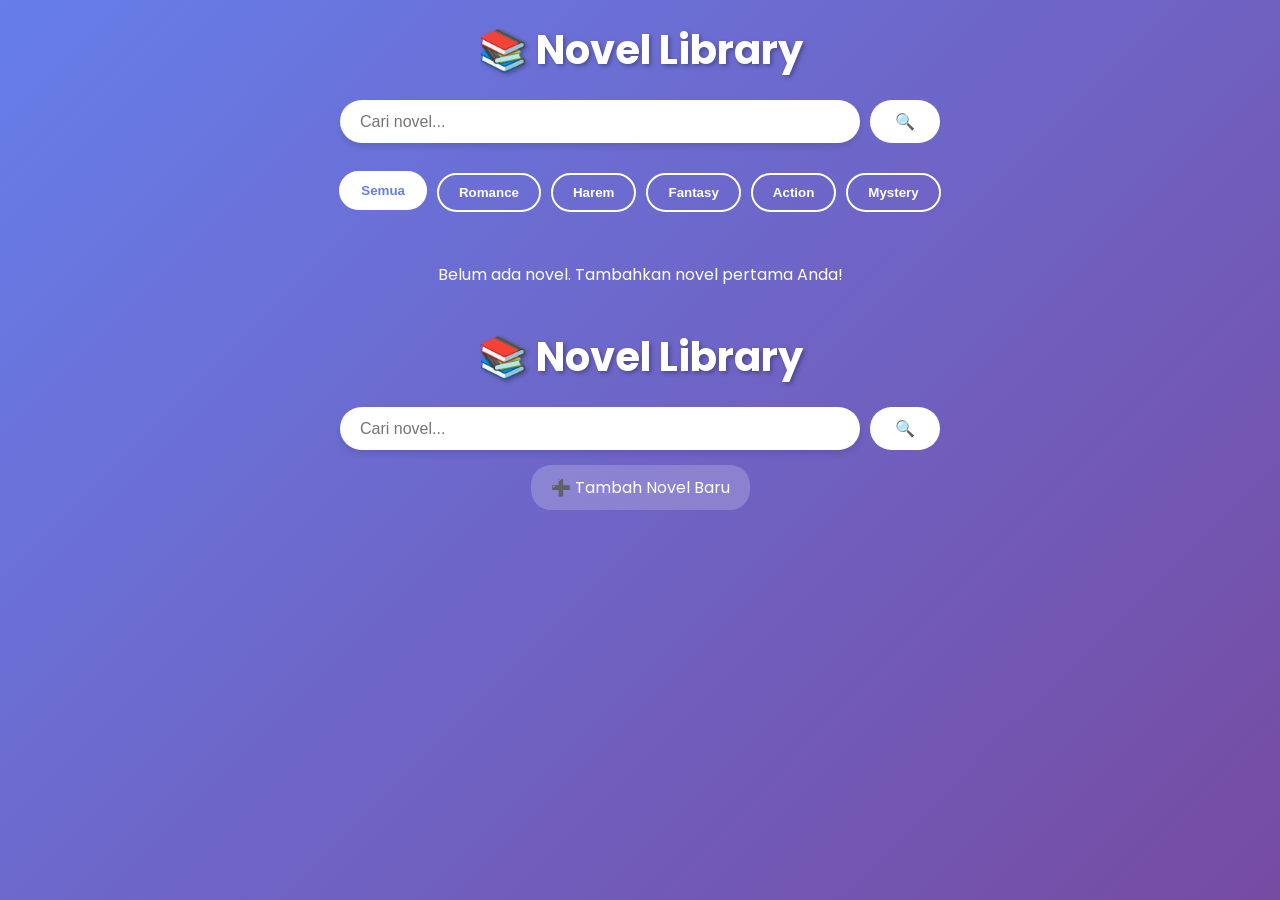
<file: index.html>
<!DOCTYPE html>
<html lang="id">
<head>
    <meta charset="UTF-8">
    <meta name="viewport" content="width=device-width, initial-scale=1.0">
    <title>Novel Reader</title>
    <link rel="stylesheet" href="style.css">
    <link href="https://fonts.googleapis.com/css2?family=Poppins:wght@300;400;600;700&family=Merriweather:wght@300;400;700&display=swap" rel="stylesheet">
</head>
<body>
    <div class="container">
        <header class="header">
            <h1>📚 Novel Library</h1>
            <div class="search-bar">
                <input type="text" id="searchInput" placeholder="Cari novel...">
                <button onclick="searchNovels()">🔍</button>
            </div>
        </header>

        <div class="genre-filter">
            <button class="genre-btn active" onclick="filterByGenre('all')">Semua</button>
            <button class="genre-btn" onclick="filterByGenre('romance')">Romance</button>
            <button class="genre-btn" onclick="filterByGenre('harem')">Harem</button>
            <button class="genre-btn" onclick="filterByGenre('fantasy')">Fantasy</button>
            <button class="genre-btn" onclick="filterByGenre('action')">Action</button>
            <button class="genre-btn" onclick="filterByGenre('mystery')">Mystery</button>
        </div>

        <div id="novelGrid" class="novel-grid"></div>
    </div>

    <script src="data.js"></script>
    <script src="app.js"></script>
</body>
      </html>

<header class="header">
    <h1>📚 Novel Library</h1>
    <div class="search-bar">
        <input type="text" id="searchInput" placeholder="Cari novel...">
        <button onclick="searchNovels()">🔍</button>
    </div>
    <div style="margin-top: 15px;">
        <a href="admin.html" style="color: white; text-decoration: none; background: rgba(255,255,255,0.2); padding: 10px 20px; border-radius: 20px; display: inline-block;">
            ➕ Tambah Novel Baru
        </a>
    </div>
</header>
</file>
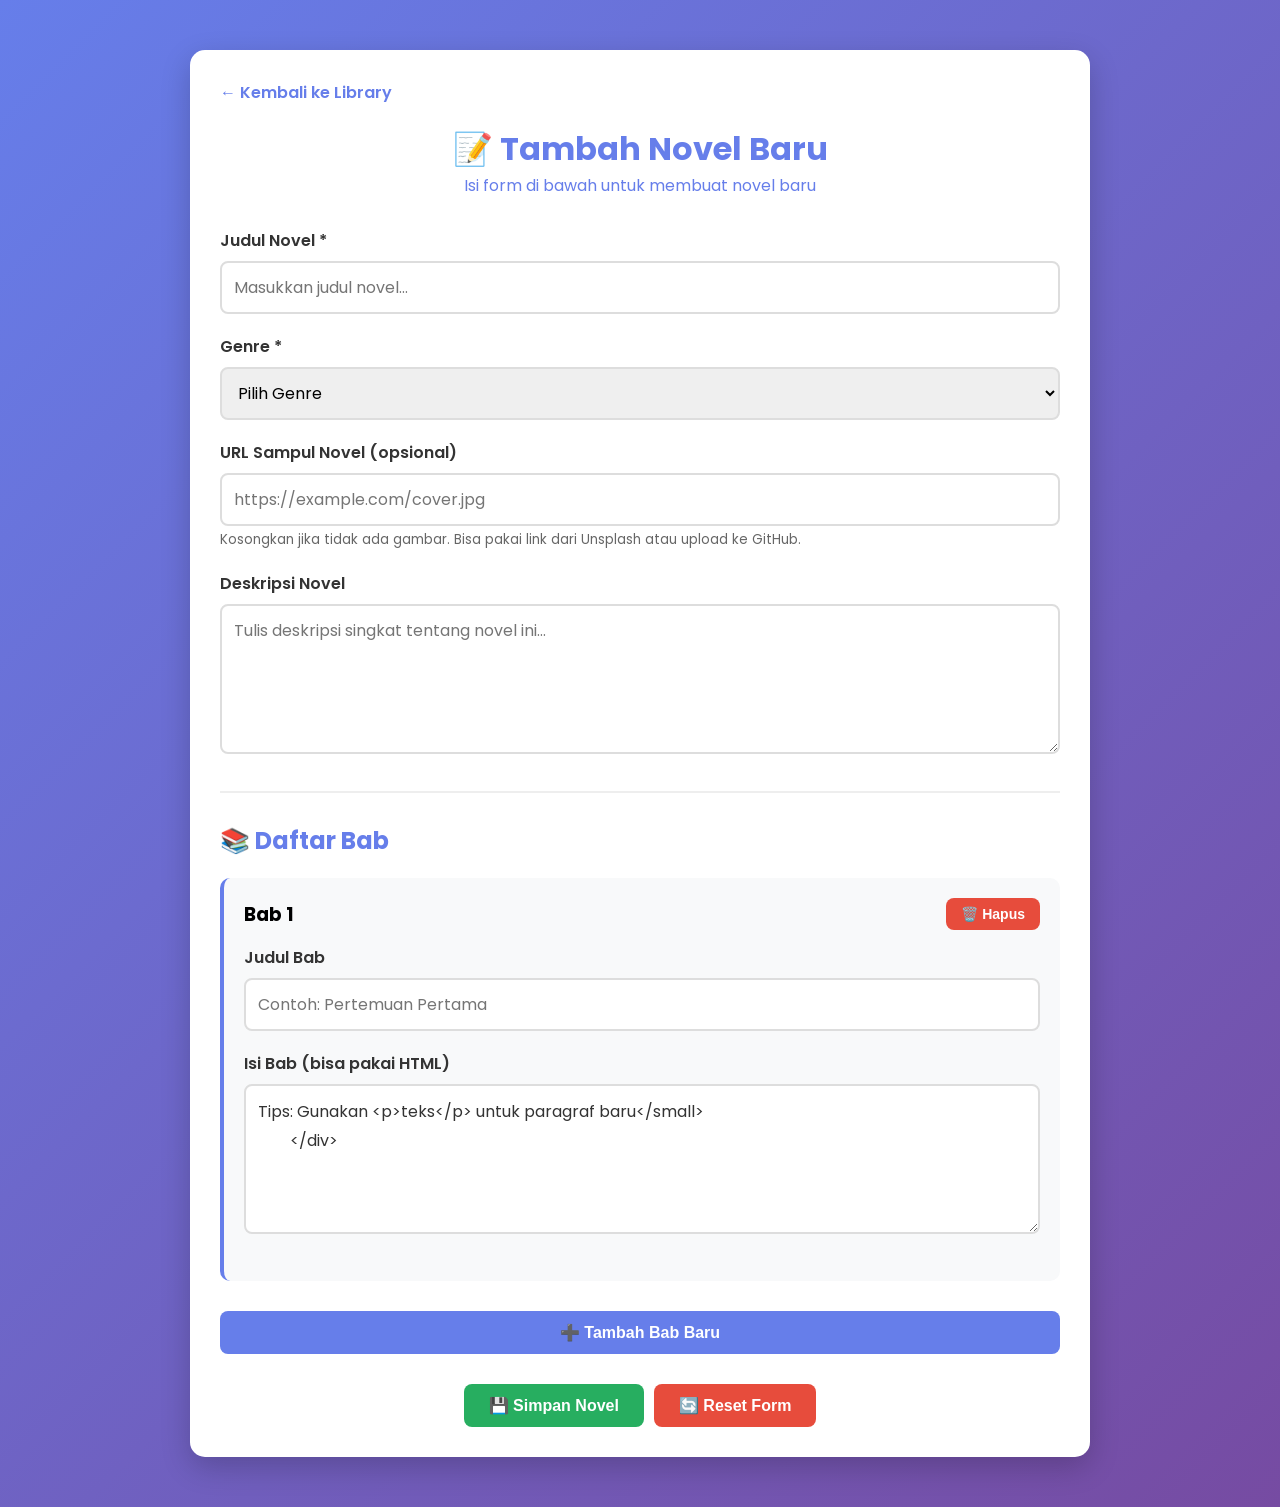
<file: admin.html>
<!DOCTYPE html>
<html lang="id">
<head>
    <meta charset="UTF-8">
    <meta name="viewport" content="width=device-width, initial-scale=1.0">
    <title>Admin - Tambah Novel</title>
    <link rel="stylesheet" href="style.css">
    <link href="https://fonts.googleapis.com/css2?family=Poppins:wght@300;400;600;700&display=swap" rel="stylesheet">
    <style>
        .admin-container {
            max-width: 900px;
            margin: 50px auto;
            padding: 30px;
            background: white;
            border-radius: 15px;
            box-shadow: 0 10px 30px rgba(0,0,0,0.2);
        }
        
        .admin-header {
            text-align: center;
            margin-bottom: 30px;
            color: #667eea;
        }
        
        .form-group {
            margin-bottom: 20px;
        }
        
        .form-group label {
            display: block;
            margin-bottom: 8px;
            font-weight: 600;
            color: #333;
        }
        
        .form-group input,
        .form-group select,
        .form-group textarea {
            width: 100%;
            padding: 12px;
            border: 2px solid #ddd;
            border-radius: 8px;
            font-size: 16px;
            font-family: 'Poppins', sans-serif;
            transition: border-color 0.3s;
        }
        
        .form-group input:focus,
        .form-group select:focus,
        .form-group textarea:focus {
            outline: none;
            border-color: #667eea;
        }
        
        .form-group textarea {
            min-height: 150px;
            resize: vertical;
        }
        
        .chapter-list {
            margin-top: 20px;
        }
        
        .chapter-item {
            background: #f8f9fa;
            padding: 20px;
            border-radius: 10px;
            margin-bottom: 15px;
            border-left: 4px solid #667eea;
        }
        
        .chapter-header {
            display: flex;
            justify-content: space-between;
            align-items: center;
            margin-bottom: 15px;
        }
        
        .btn {
            padding: 12px 25px;
            border: none;
            border-radius: 8px;
            cursor: pointer;
            font-weight: 600;
            font-size: 16px;
            transition: all 0.3s;
        }
        
        .btn-primary {
            background: #667eea;
            color: white;
        }
        
        .btn-primary:hover {
            background: #764ba2;
            transform: translateY(-2px);
        }
        
        .btn-danger {
            background: #e74c3c;
            color: white;
        }
        
        .btn-danger:hover {
            background: #c0392b;
        }
        
        .btn-success {
            background: #27ae60;
            color: white;
        }
        
        .btn-success:hover {
            background: #229954;
        }
        
        .btn-small {
            padding: 8px 15px;
            font-size: 14px;
        }
        
        .actions {
            display: flex;
            gap: 10px;
            margin-top: 30px;
            justify-content: center;
        }
        
        .preview-cover {
            width: 200px;
            height: 280px;
            object-fit: cover;
            border-radius: 10px;
            margin-top: 10px;
            display: none;
        }
        
        .back-link {
            display: inline-block;
            margin-bottom: 20px;
            color: #667eea;
            text-decoration: none;
            font-weight: 600;
        }
        
        .back-link:hover {
            text-decoration: underline;
        }
    </style>
</head>
<body style="background: linear-gradient(135deg, #667eea 0%, #764ba2 100%);">
    <div class="admin-container">
        <a href="index.html" class="back-link">← Kembali ke Library</a>
        
        <div class="admin-header">
            <h1>📝 Tambah Novel Baru</h1>
            <p>Isi form di bawah untuk membuat novel baru</p>
        </div>
        
        <form id="novelForm">
            <div class="form-group">
                <label for="novelTitle">Judul Novel *</label>
                <input type="text" id="novelTitle" required placeholder="Masukkan judul novel...">
            </div>
            
            <div class="form-group">
                <label for="novelGenre">Genre *</label>
                <select id="novelGenre" required>
                    <option value="">Pilih Genre</option>
                    <option value="romance">Romance</option>
                    <option value="harem">Harem</option>
                    <option value="fantasy">Fantasy</option>
                    <option value="action">Action</option>
                    <option value="mystery">Mystery</option>
                    <option value="comedy">Comedy</option>
                    <option value="drama">Drama</option>
                </select>
            </div>
            
            <div class="form-group">
                <label for="novelCover">URL Sampul Novel (opsional)</label>
                <input type="url" id="novelCover" placeholder="https://example.com/cover.jpg">
                <small style="color: #666;">Kosongkan jika tidak ada gambar. Bisa pakai link dari Unsplash atau upload ke GitHub.</small>
                <img id="coverPreview" class="preview-cover" alt="Preview">
            </div>
            
            <div class="form-group">
                <label for="novelDescription">Deskripsi Novel</label>
                <textarea id="novelDescription" placeholder="Tulis deskripsi singkat tentang novel ini..."></textarea>
            </div>
            
            <hr style="margin: 30px 0; border: none; border-top: 2px solid #eee;">
            
            <h2 style="color: #667eea; margin-bottom: 20px;">📚 Daftar Bab</h2>
            
            <div id="chaptersList" class="chapter-list"></div>
            
            <button type="button" onclick="addChapter()" class="btn btn-primary" style="width: 100%; margin-top: 15px;">
                ➕ Tambah Bab Baru
            </button>
            
            <div class="actions">
                <button type="submit" class="btn btn-success">💾 Simpan Novel</button>
                <button type="button" onclick="resetForm()" class="btn btn-danger">🔄 Reset Form</button>
            </div>
        </form>
    </div>
    
    <script src="data.js"></script>
    <script src="admin.js"></script>
</body>
              </html>
</file>
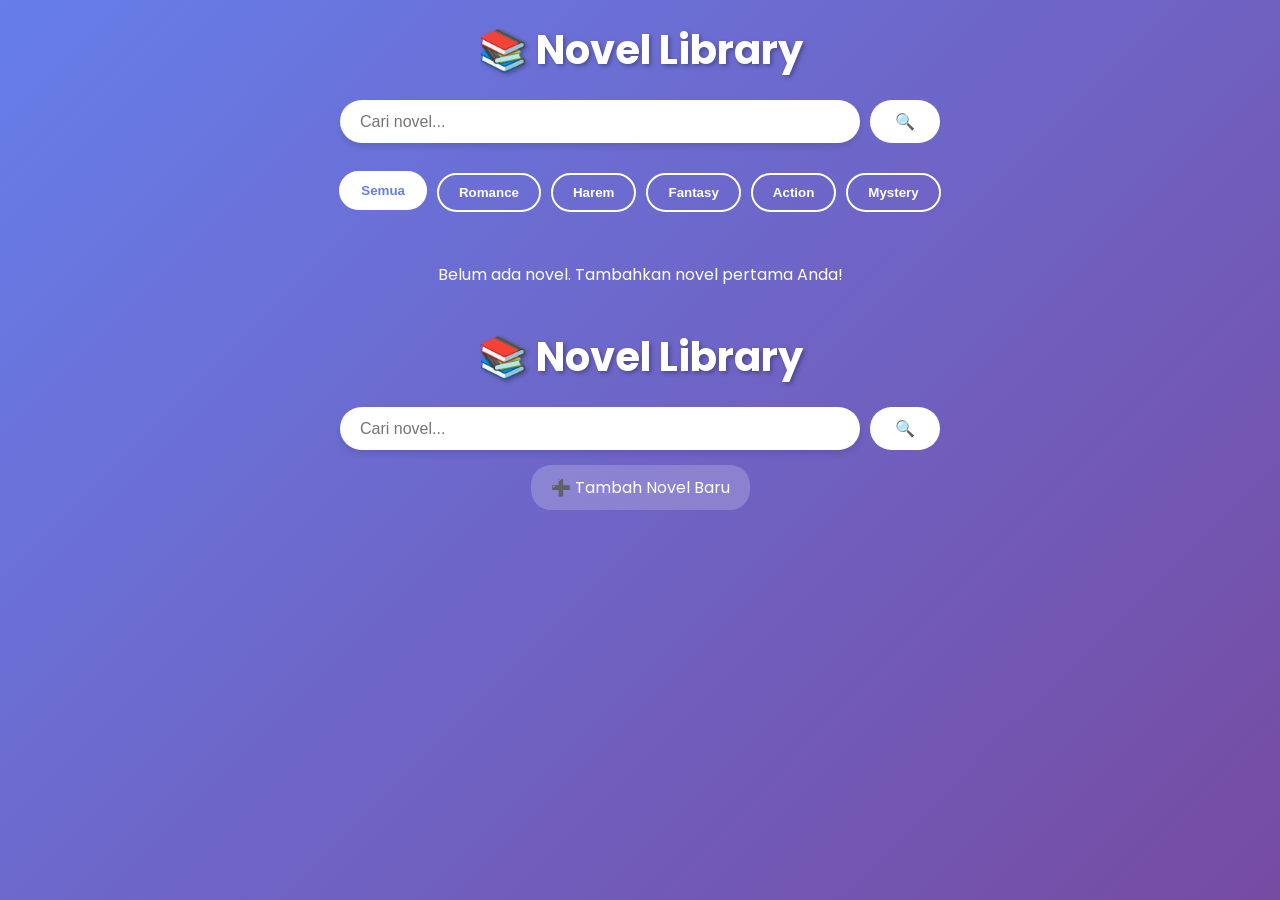
<file: reader.html>
<!DOCTYPE html>
<html lang="id">
<head>
    <meta charset="UTF-8">
    <meta name="viewport" content="width=device-width, initial-scale=1.0">
    <title>Reading - Novel Reader</title>
    <link rel="stylesheet" href="style.css">
    <link href="https://fonts.googleapis.com/css2?family=Poppins:wght@300;400;600;700&family=Merriweather:wght@300;400;700&family=Lora:wght@400;700&display=swap" rel="stylesheet">
</head>
<body>
    <div class="reader-container">
        <nav class="reader-nav">
            <button onclick="backToLibrary()" class="back-btn">← Kembali</button>
            <h2 id="novelTitle"></h2>
            <div class="reader-controls">
                <button onclick="changeFontSize(-1)" title="Perkecil Font">A-</button>
                <button onclick="changeFontSize(1)" title="Perbesar Font">A+</button>
                <select id="fontFamily" onchange="changeFont(this.value)">
                    <option value="Merriweather">Merriweather</option>
                    <option value="Lora">Lora</option>
                    <option value="Poppins">Poppins</option>
                    <option value="Georgia">Georgia</option>
                    <option value="Times New Roman">Times New Roman</option>
                </select>
                <button onclick="toggleTheme()" title="Ganti Tema">🌓</button>
            </div>
        </nav>

        <div class="chapter-info">
            <h3 id="chapterTitle"></h3>
            <span id="chapterNumber"></span>
        </div>

        <div id="chapterContent" class="chapter-content"></div>

        <div class="chapter-navigation">
            <button id="prevBtn" onclick="previousChapter()" class="nav-btn">← Bab Sebelumnya</button>
            <select id="chapterSelect" onchange="jumpToChapter(this.value)"></select>
            <button id="nextBtn" onclick="nextChapter()" class="nav-btn">Bab Selanjutnya →</button>
        </div>
    </div>

    <script src="data.js"></script>
    <script src="reader.js"></script>
</body>
      </html>
</file>
<file: style.css>
* {
    margin: 0;
    padding: 0;
    box-sizing: border-box;
}

body {
    font-family: 'Poppins', sans-serif;
    background: linear-gradient(135deg, #667eea 0%, #764ba2 100%);
    min-height: 100vh;
}

.container {
    max-width: 1400px;
    margin: 0 auto;
    padding: 20px;
}

.header {
    text-align: center;
    color: white;
    margin-bottom: 30px;
}

.header h1 {
    font-size: 2.5em;
    margin-bottom: 20px;
    text-shadow: 2px 2px 4px rgba(0,0,0,0.3);
}

.search-bar {
    display: flex;
    justify-content: center;
    gap: 10px;
    max-width: 600px;
    margin: 0 auto;
}

.search-bar input {
    flex: 1;
    padding: 12px 20px;
    border: none;
    border-radius: 25px;
    font-size: 16px;
    box-shadow: 0 4px 6px rgba(0,0,0,0.1);
}

.search-bar button {
    padding: 12px 25px;
    border: none;
    border-radius: 25px;
    background: white;
    cursor: pointer;
    font-size: 16px;
    transition: transform 0.2s;
}

.search-bar button:hover {
    transform: scale(1.05);
}

.genre-filter {
    display: flex;
    justify-content: center;
    gap: 10px;
    margin-bottom: 30px;
    flex-wrap: wrap;
}

.genre-btn {
    padding: 10px 20px;
    border: 2px solid white;
    background: transparent;
    color: white;
    border-radius: 20px;
    cursor: pointer;
    transition: all 0.3s;
    font-weight: 600;
}

.genre-btn:hover, .genre-btn.active {
    background: white;
    color: #667eea;
    transform: translateY(-2px);
}

.novel-grid {
    display: grid;
    grid-template-columns: repeat(auto-fill, minmax(250px, 1fr));
    gap: 25px;
    padding: 20px 0;
}

.novel-card {
    background: white;
    border-radius: 15px;
    overflow: hidden;
    box-shadow: 0 10px 20px rgba(0,0,0,0.2);
    transition: transform 0.3s, box-shadow 0.3s;
    cursor: pointer;
}

.novel-card:hover {
    transform: translateY(-10px);
    box-shadow: 0 15px 30px rgba(0,0,0,0.3);
}

.novel-cover {
    width: 100%;
    height: 350px;
    object-fit: cover;
    background: linear-gradient(45deg, #f093fb 0%, #f5576c 100%);
    display: flex;
    align-items: center;
    justify-content: center;
    color: white;
    font-size: 18px;
    font-weight: bold;
}

.novel-info {
    padding: 15px;
}

.novel-title {
    font-size: 1.2em;
    font-weight: 700;
    margin-bottom: 8px;
    color: #333;
}

.novel-genre {
    display: inline-block;
    padding: 5px 12px;
    background: #667eea;
    color: white;
    border-radius: 15px;
    font-size: 0.85em;
    margin-bottom: 8px;
}

.novel-chapters {
    color: #666;
    font-size: 0.9em;
}

/* Reader Styles */
.reader-container {
    max-width: 900px;
    margin: 0 auto;
    padding: 20px;
    background: white;
    min-height: 100vh;
}

.reader-nav {
    display: flex;
    justify-content: space-between;
    align-items: center;
    padding: 15px;
    background: #667eea;
    color: white;
    border-radius: 10px;
    margin-bottom: 20px;
    flex-wrap: wrap;
    gap: 10px;
}

.back-btn {
    padding: 10px 20px;
    border: none;
    background: white;
    color: #667eea;
    border-radius: 8px;
    cursor: pointer;
    font-weight: 600;
    transition: transform 0.2s;
}

.back-btn:hover {
    transform: scale(1.05);
}

.reader-controls {
    display: flex;
    gap: 10px;
    align-items: center;
}

.reader-controls button, .reader-controls select {
    padding: 8px 15px;
    border: none;
    border-radius: 8px;
    background: white;
    color: #667eea;
    cursor: pointer;
    font-weight: 600;
    transition: transform 0.2s;
}

.reader-controls button:hover, .reader-controls select:hover {
    transform: scale(1.05);
}

.chapter-info {
    text-align: center;
    margin-bottom: 30px;
    padding: 20px;
    background: #f8f9fa;
    border-radius: 10px;
}

.chapter-info h3 {
    color: #667eea;
    margin-bottom: 10px;
}

.chapter-content {
    line-height: 1.8;
    font-size: 18px;
    color: #333;
    padding: 20px;
    min-height: 400px;
}

.chapter-navigation {
    display: flex;
    justify-content: space-between;
    align-items: center;
    gap: 15px;
    margin-top: 30px;
    padding: 20px;
    background: #f8f9fa;
    border-radius: 10px;
}

.nav-btn {
    padding: 12px 25px;
    border: none;
    background: #667eea;
    color: white;
    border-radius: 8px;
    cursor: pointer;
    font-weight: 600;
    transition: all 0.3s;
}

.nav-btn:hover {
    background: #764ba2;
    transform: translateY(-2px);
}

.nav-btn:disabled {
    background: #ccc;
    cursor: not-allowed;
}

#chapterSelect {
    padding: 10px 20px;
    border: 2px solid #667eea;
    border-radius: 8px;
    font-size: 16px;
    cursor: pointer;
}

/* Dark Theme */
.dark-theme {
    background: #1a1a1a !important;
}

.dark-theme .reader-container {
    background: #2d2d2d;
    color: #e0e0e0;
}

.dark-theme .chapter-content {
    color: #e0e0e0;
}

.dark-theme .chapter-info {
    background: #3d3d3d;
}

.dark-theme .chapter-navigation {
    background: #3d3d3d;
}

/* Responsive */
@media (max-width: 768px) {
    .header h1 {
        font-size: 1.8em;
    }
    
    .novel-grid {
        grid-template-columns: repeat(auto-fill, minmax(200px, 1fr));
    }
    
    .reader-nav {
        flex-direction: column;
    }
    
    .chapter-navigation {
        flex-direction: column;
    }
  }
</file>
